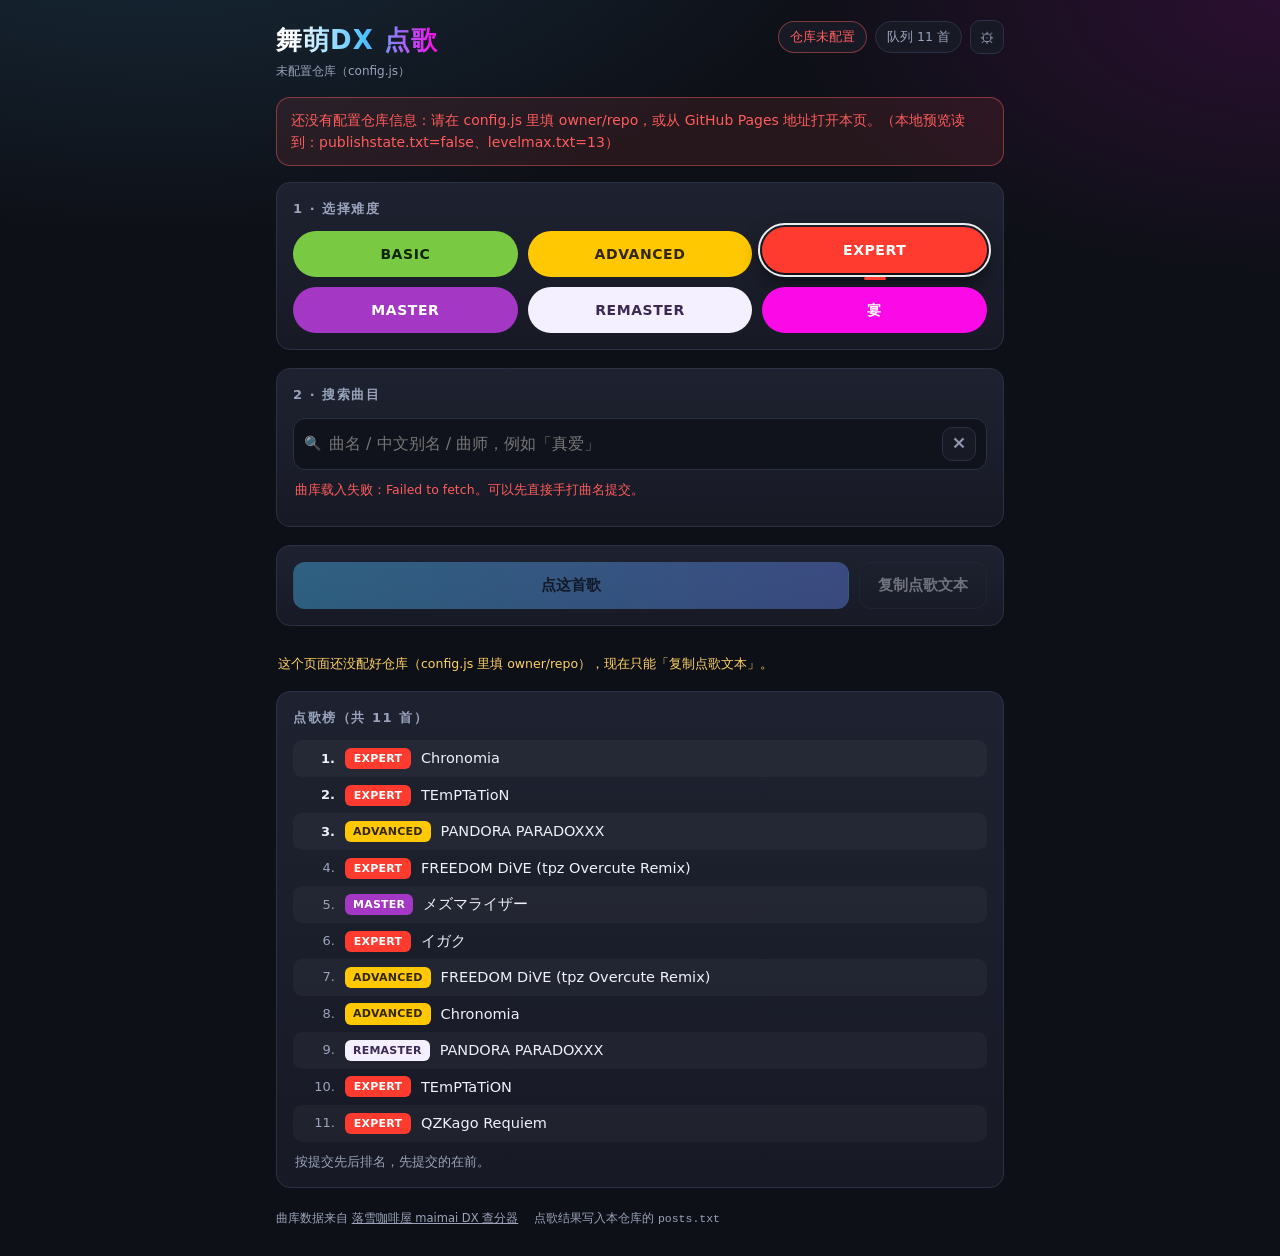
<file: index.html>
<!DOCTYPE html>
<html lang="zh-CN">
<head>
<meta charset="utf-8">
<meta name="viewport" content="width=device-width, initial-scale=1, viewport-fit=cover">
<meta name="color-scheme" content="dark">
<meta name="description" content="舞萌DX 点歌页：选难度、搜曲目（含中文别名）、一键把点歌写进仓库。">
<title>舞萌DX - 点歌</title>
<link rel="icon" href="data:image/svg+xml,%3Csvg xmlns='http://www.w3.org/2000/svg' viewBox='0 0 32 32'%3E%3Ctext y='26' font-size='26'%3E%F0%9F%8E%B5%3C/text%3E%3C/svg%3E">
<link rel="stylesheet" href="style.css">
</head>
<body>
<div class="app">

  <header class="app-header">
    <div class="brand">
      <h1>舞萌DX 点歌</h1>
      <p class="brand-sub" id="repo-label">…</p>
    </div>
    <div class="header-side">
      <span class="chip" id="chip-state">状态检查中…</span>
      <span class="chip" id="chip-queue">队列 —</span>
      <button type="button" class="icon-btn" id="btn-settings" title="设置" aria-label="设置">⚙</button>
    </div>
  </header>

  <div class="banner" id="banner" hidden></div>

  <main class="panel">

    <section class="block">
      <h2 class="block-title">1 · 选择难度</h2>
      <div class="diffs" id="diffs" role="radiogroup" aria-label="难度"></div>
      <div class="notice" id="notice" role="alert" hidden></div>
    </section>

    <section class="block">
      <h2 class="block-title">2 · 搜索曲目</h2>
      <div class="search">
        <span class="search-icon" aria-hidden="true">🔍</span>
        <input id="search" type="search" autocomplete="off" autocapitalize="off"
               spellcheck="false" enterkeyhint="search"
               placeholder="曲名 / 中文别名 / 曲师，例如「真爱」"
               aria-label="搜索曲目" aria-controls="results" aria-expanded="false">
        <button type="button" class="icon-btn" id="btn-clear" aria-label="清空搜索" hidden>✕</button>
      </div>
      <p class="hint" id="lib-status">正在载入曲库…</p>
      <div class="recent" id="recent" hidden></div>
      <ul class="results" id="results" role="listbox" aria-label="搜索结果" hidden></ul>
    </section>

    <section class="block" id="card-block" hidden>
      <h2 class="block-title">3 · 确认曲目</h2>
      <article class="song-card" id="card"></article>
    </section>

    <section class="block actions">
      <button type="button" class="btn primary" id="btn-submit" disabled>点这首歌</button>
      <button type="button" class="btn ghost" id="btn-manual" hidden></button>
      <button type="button" class="btn ghost" id="btn-copy" disabled>复制点歌文本</button>
    </section>

    <p class="hint warn" id="submit-hint" hidden></p>

    <section class="block" id="board-block">
      <h2 class="block-title" id="board-title">点歌榜</h2>
      <ol class="board" id="board"></ol>
      <p class="hint" id="board-hint"></p>
    </section>
  </main>

  <footer class="app-footer">
    <span>曲库数据来自 <a href="https://maimai.lxns.net" target="_blank" rel="noopener noreferrer">落雪咖啡屋 maimai DX 查分器</a></span>
    <span>点歌结果写入本仓库的 <code id="footer-path">posts.txt</code></span>
  </footer>
</div>

<dialog id="dlg-settings" class="dlg" aria-labelledby="dlg-title">
  <div class="dlg-body">
    <h3 id="dlg-title">设置</h3>
    <dl class="kv" id="dlg-info"></dl>
    <label class="field" id="field-pass" hidden>
      <span>解锁口令</span>
      <input type="password" id="input-pass" autocomplete="off" spellcheck="false" placeholder="加密时设置的口令">
      <small>只用在本机把 config.js 里的密文解成提交凭据，不会发往任何地方；只保存在当前标签页，关掉就没了。</small>
    </label>
    <p class="hint" id="dlg-hint"></p>
    <div class="dlg-actions">
      <button type="button" class="btn ghost" id="btn-verify-cred">验证凭据</button>
      <button type="button" class="btn ghost" id="btn-close-dlg">关闭</button>
      <button type="button" class="btn primary" id="btn-save-pass">解锁</button>
    </div>
  </div>
</dialog>

<div class="toast" id="toast" role="status" aria-live="polite" hidden></div>

<script src="crypto.js"></script>
<script src="config.js"></script>
<script src="app.js"></script>
</body>
</html>
</file>
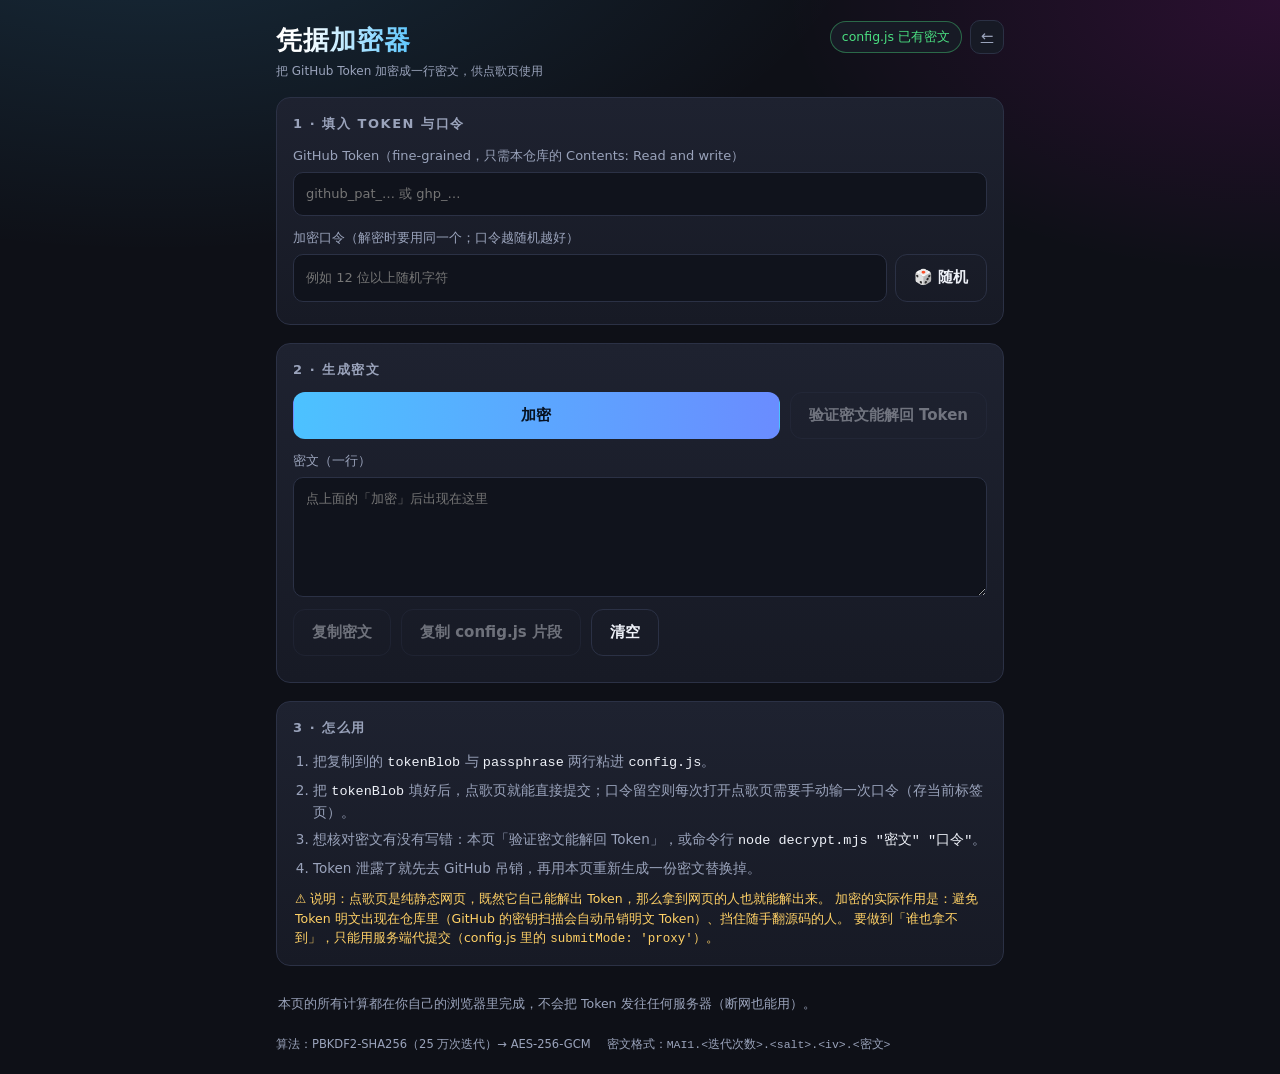
<file: encrypt.html>
<!DOCTYPE html>
<html lang="zh-CN">
<head>
<meta charset="utf-8">
<meta name="viewport" content="width=device-width, initial-scale=1">
<meta name="color-scheme" content="dark">
<title>舞萌DX 点歌 · 凭据加密器</title>
<link rel="icon" href="data:image/svg+xml,%3Csvg xmlns='http://www.w3.org/2000/svg' viewBox='0 0 32 32'%3E%3Ctext y='26' font-size='26'%3E%F0%9F%94%90%3C/text%3E%3C/svg%3E">
<link rel="stylesheet" href="style.css">
<style>
  .tool-input {
    width: 100%;
    padding: 12px;
    border: 1px solid var(--line);
    border-radius: 10px;
    background: #10131c;
    color: var(--text);
    font: inherit;
    font-size: 15px;
    outline: none;
  }
  .tool-input:focus { border-color: var(--accent); }
  textarea.tool-input { min-height: 120px; resize: vertical; word-break: break-all; font-family: ui-monospace, Consolas, monospace; font-size: 12.5px; line-height: 1.6; }
  .field > span { font-size: 13px; color: var(--text-dim); }
  .row-2 { display: flex; gap: 8px; align-items: stretch; }
  .row-2 .tool-input { flex: 1; }
  .strength { font-size: 12px; }
  .strength.weak { color: var(--danger); }
  .strength.ok { color: #ffd166; }
  .strength.good { color: var(--ok); }
  ol.steps { margin: 0; padding-left: 20px; font-size: 13.5px; color: var(--text-dim); }
  ol.steps li { margin-bottom: 6px; }
  ol.steps code { color: var(--text); }
</style>
</head>
<body>
<div class="app">

  <header class="app-header">
    <div class="brand">
      <h1>凭据加密器</h1>
      <p class="brand-sub">把 GitHub Token 加密成一行密文，供点歌页使用</p>
    </div>
    <div class="header-side">
      <span class="chip" id="chip-config">检查 config.js…</span>
      <a class="icon-btn" href="index.html" title="回到点歌页" aria-label="回到点歌页">←</a>
    </div>
  </header>

  <div class="banner" id="crypto-warn" hidden></div>

  <main class="panel">

    <section class="block">
      <h2 class="block-title">1 · 填入 Token 与口令</h2>
      <div class="field">
        <span>GitHub Token（fine-grained，只需本仓库的 Contents: Read and write）</span>
        <input type="password" id="input-token" class="tool-input" autocomplete="off" spellcheck="false" placeholder="github_pat_… 或 ghp_…">
      </div>
      <div class="field" style="margin-top:12px">
        <span>加密口令（解密时要用同一个；口令越随机越好）</span>
        <div class="row-2">
          <input type="text" id="input-pass" class="tool-input" autocomplete="off" spellcheck="false" placeholder="例如 12 位以上随机字符">
          <button type="button" class="btn ghost" id="btn-gen">🎲 随机</button>
        </div>
        <span class="strength" id="strength"></span>
      </div>
    </section>

    <section class="block">
      <h2 class="block-title">2 · 生成密文</h2>
      <div class="actions">
        <button type="button" class="btn primary" id="btn-encrypt">加密</button>
        <button type="button" class="btn ghost" id="btn-verify" disabled>验证密文能解回 Token</button>
      </div>
      <div class="field" style="margin-top:12px">
        <span>密文（一行）</span>
        <textarea id="output" class="tool-input" readonly placeholder="点上面的「加密」后出现在这里"></textarea>
      </div>
      <div class="actions" style="margin-top:12px">
        <button type="button" class="btn ghost" id="btn-copy-blob" disabled>复制密文</button>
        <button type="button" class="btn ghost" id="btn-copy-config" disabled>复制 config.js 片段</button>
        <button type="button" class="btn ghost" id="btn-clear">清空</button>
      </div>
      <p class="hint" id="tool-status"></p>
    </section>

    <section class="block">
      <h2 class="block-title">3 · 怎么用</h2>
      <ol class="steps">
        <li>把复制到的 <code>tokenBlob</code> 与 <code>passphrase</code> 两行粘进 <code>config.js</code>。</li>
        <li>把 <code>tokenBlob</code> 填好后，点歌页就能直接提交；口令留空则每次打开点歌页需要手动输一次口令（存当前标签页）。</li>
        <li>想核对密文有没有写错：本页「验证密文能解回 Token」，或命令行 <code>node decrypt.mjs "密文" "口令"</code>。</li>
        <li>Token 泄露了就先去 GitHub 吊销，再用本页重新生成一份密文替换掉。</li>
      </ol>
      <p class="hint warn">
        ⚠ 说明：点歌页是纯静态网页，既然它自己能解出 Token，那么拿到网页的人也就能解出来。
        加密的实际作用是：避免 Token 明文出现在仓库里（GitHub 的密钥扫描会自动吊销明文 Token）、挡住随手翻源码的人。
        要做到「谁也拿不到」，只能用服务端代提交（config.js 里的 <code>submitMode: 'proxy'</code>）。
      </p>
    </section>

    <p class="hint">本页的所有计算都在你自己的浏览器里完成，不会把 Token 发往任何服务器（断网也能用）。</p>
  </main>

  <footer class="app-footer">
    <span>算法：PBKDF2-SHA256（25 万次迭代）→ AES-256-GCM</span>
    <span>密文格式：<code>MAI1.&lt;迭代次数&gt;.&lt;salt&gt;.&lt;iv&gt;.&lt;密文&gt;</code></span>
  </footer>
</div>

<div class="toast" id="toast" role="status" aria-live="polite" hidden></div>

<script src="crypto.js"></script>
<script src="config.js"></script>
<script>
(function () {
  'use strict';

  var $ = function (id) { return document.getElementById(id); };
  var CFG = window.MAI_CONFIG || {};
  var blob = '';

  var toastTimer = null;
  function toast(message, kind) {
    var node = $('toast');
    node.textContent = message;
    node.className = 'toast' + (kind ? ' ' + kind : '');
    node.hidden = false;
    clearTimeout(toastTimer);
    toastTimer = setTimeout(function () { node.hidden = true; }, 4000);
  }

  function setStatus(text, kind) {
    $('tool-status').textContent = text || '';
    $('tool-status').className = 'hint' + (kind ? ' ' + kind : '');
  }

  function copy(text, what) {
    var done = function () { toast('已复制' + what, 'ok'); };
    if (navigator.clipboard && navigator.clipboard.writeText) {
      navigator.clipboard.writeText(text).then(done, function () { window.prompt('手动复制：', text); });
    } else {
      window.prompt('手动复制：', text);
    }
  }

  function configSnippet() {
    var pass = $('input-pass').value;
    return "  tokenBlob: '" + blob + "',\n  passphrase: '" + pass.replace(/'/g, "\\'") + "',";
  }

  function randomPassphrase() {
    var alphabet = 'abcdefghijkmnopqrstuvwxyzABCDEFGHJKLMNPQRSTUVWXYZ23456789';
    var bytes = crypto.getRandomValues(new Uint8Array(20));
    var out = '';
    for (var i = 0; i < bytes.length; i++) out += alphabet[bytes[i] % alphabet.length];
    return out.slice(0, 16).replace(/(.{4})(?=.)/g, '$1-');
  }

  function refreshStrength() {
    var hint = window.MaiCrypto.passphraseHint($('input-pass').value);
    var node = $('strength');
    node.textContent = $('input-pass').value ? hint.text : '';
    node.className = 'strength ' + hint.level;
  }

  function updateButtons() {
    var ready = !!blob;
    $('btn-verify').disabled = !ready;
    $('btn-copy-blob').disabled = !ready;
    $('btn-copy-config').disabled = !ready;
  }

  function init() {
    if (typeof crypto === 'undefined' || !crypto.subtle) {
      $('crypto-warn').textContent = '当前浏览器/协议不支持 WebCrypto，无法加密。请用 https 或 http://localhost 打开本页（Chrome、Edge、Firefox 的新版本都可以）。';
      $('crypto-warn').className = 'banner bad';
      $('crypto-warn').hidden = false;
      $('btn-encrypt').disabled = true;
    }

    var configured = !!CFG.tokenBlob;
    $('chip-config').textContent = configured ? 'config.js 已有密文' : 'config.js 暂无密文';
    $('chip-config').className = 'chip' + (configured ? ' ok' : ' paused');

    $('btn-gen').addEventListener('click', function () {
      $('input-pass').value = randomPassphrase();
      refreshStrength();
    });
    $('input-pass').addEventListener('input', refreshStrength);

    $('btn-encrypt').addEventListener('click', function () {
      var token = $('input-token').value.trim();
      var pass = $('input-pass').value;
      if (!token) { toast('先填 Token', 'bad'); $('input-token').focus(); return; }
      if (!pass) { toast('先填一个口令', 'bad'); $('input-pass').focus(); return; }
      setStatus('正在加密…');
      window.MaiCrypto.encrypt(token, pass).then(function (result) {
        blob = result;
        $('output').value = result;
        updateButtons();
        setStatus('加密完成，长度 ' + result.length + ' 字符。复制下面两行到 config.js。', '');
        toast('加密成功', 'ok');
      }).catch(function (err) {
        setStatus('加密失败：' + err.message, 'bad');
      });
    });

    $('btn-verify').addEventListener('click', function () {
      var pass = $('input-pass').value;
      if (!blob) return;
      setStatus('正在验证…');
      window.MaiCrypto.decrypt(blob, pass).then(function (plain) {
        var same = plain === $('input-token').value.trim();
        setStatus(same ? '✅ 验证通过：密文能用当前口令解回同一个 Token。' : '⚠ 能解开，但解出的内容和输入框里的 Token 不一致（可能你改过输入框）。',
          same ? '' : 'warn');
      }).catch(function (err) {
        setStatus('❌ ' + err.message, 'bad');
      });
    });

    $('btn-copy-blob').addEventListener('click', function () { copy(blob, '密文'); });
    $('btn-copy-config').addEventListener('click', function () { copy(configSnippet(), 'config.js 片段'); });
    $('btn-clear').addEventListener('click', function () {
      blob = '';
      $('input-token').value = '';
      $('output').value = '';
      updateButtons();
      setStatus('');
    });

    // 生成后改了口令，就要求重新加密，避免复制到对不上的口令
    $('input-pass').addEventListener('input', function () {
      if (blob) { blob = ''; $('output').value = ''; updateButtons(); setStatus('口令改了，请重新点「加密」。', 'warn'); }
    });
    $('input-token').addEventListener('input', function () {
      if (blob) { blob = ''; $('output').value = ''; updateButtons(); setStatus('Token 改了，请重新点「加密」。', 'warn'); }
    });

    refreshStrength();
    updateButtons();
  }

  if (document.readyState === 'loading') document.addEventListener('DOMContentLoaded', init);
  else init();
})();
</script>
</body>
</html>
</file>
<file: style.css>
/* 舞萌DX 点歌页 - 样式
 * 配色沿用舞萌的难度色：BASIC 绿 / ADVANCED 黄 / EXPERT 红 / MASTER 紫 / REMASTER 白 / 宴 粉
 */

:root {
  --bg: #0e1017;
  --bg-soft: #171a25;
  --bg-card: #1e2230;
  --line: #2b3145;
  --text: #eef1f8;
  --text-dim: #9aa3bb;
  --accent: #4cc2ff;
  --danger: #ff5c5c;
  --ok: #4ade80;

  --basic: #7ac943;
  --advanced: #ffc800;
  --expert: #ff3b30;
  --master: #a437c4;
  --remaster: #f4f0ff;
  --utage: #fb09e7;

  --radius: 14px;
  --shadow: 0 10px 24px rgba(0, 0, 0, .45);
  --safe-b: env(safe-area-inset-bottom, 0px);
}

* { box-sizing: border-box; }

html, body { margin: 0; padding: 0; }

body {
  min-height: 100vh;
  background:
    radial-gradient(1200px 600px at 12% -10%, rgba(76, 194, 255, .16), transparent 60%),
    radial-gradient(900px 500px at 100% 0%, rgba(251, 9, 231, .12), transparent 55%),
    var(--bg);
  color: var(--text);
  font: 16px/1.55 "PingFang SC", "Microsoft YaHei", "Hiragino Sans GB", system-ui, -apple-system, "Segoe UI", sans-serif;
  -webkit-text-size-adjust: 100%;
}

.app {
  max-width: 760px;
  margin: 0 auto;
  padding: 20px 16px calc(28px + var(--safe-b));
}

/* ---------- 顶部 ---------- */

.app-header {
  display: flex;
  align-items: flex-start;
  justify-content: space-between;
  gap: 12px;
  flex-wrap: wrap;
  margin-bottom: 16px;
}

.brand h1 {
  margin: 0;
  font-size: 26px;
  letter-spacing: .04em;
  background: linear-gradient(92deg, #fff 10%, var(--accent) 55%, var(--utage) 100%);
  -webkit-background-clip: text;
  background-clip: text;
  color: transparent;
}

.brand-sub {
  margin: 2px 0 0;
  font-size: 12px;
  color: var(--text-dim);
  word-break: break-all;
}

.header-side {
  display: flex;
  align-items: center;
  gap: 8px;
  flex-wrap: wrap;
}

.chip {
  display: inline-flex;
  align-items: center;
  gap: 6px;
  padding: 5px 11px;
  border: 1px solid var(--line);
  border-radius: 999px;
  background: var(--bg-soft);
  font-size: 12.5px;
  color: var(--text-dim);
  white-space: nowrap;
}

.chip.ok { color: var(--ok); border-color: rgba(74, 222, 128, .4); }
.chip.paused { color: #ffd166; border-color: rgba(255, 209, 102, .45); }
.chip.bad { color: var(--danger); border-color: rgba(255, 92, 92, .45); }

/* ---------- 通用块 ---------- */

.panel { display: flex; flex-direction: column; gap: 18px; }

.block {
  background: linear-gradient(180deg, var(--bg-card), var(--bg-soft));
  border: 1px solid var(--line);
  border-radius: var(--radius);
  padding: 16px;
}

.block-title {
  margin: 0 0 12px;
  font-size: 13px;
  font-weight: 600;
  letter-spacing: .12em;
  color: var(--text-dim);
  text-transform: uppercase;
}

.hint {
  margin: 10px 2px 0;
  font-size: 12.5px;
  color: var(--text-dim);
}

.hint.warn { color: #ffd166; }
.hint.bad { color: var(--danger); }

.banner {
  margin-bottom: 16px;
  padding: 12px 14px;
  border: 1px solid rgba(255, 209, 102, .45);
  border-radius: var(--radius);
  background: rgba(255, 209, 102, .1);
  color: #ffd166;
  font-size: 14px;
}

.banner.bad {
  border-color: rgba(255, 92, 92, .45);
  background: rgba(255, 92, 92, .1);
  color: var(--danger);
}

/* ---------- 难度按钮 ---------- */

.diffs {
  display: grid;
  grid-template-columns: repeat(3, minmax(0, 1fr));
  gap: 10px;
}

.diff {
  position: relative;
  min-height: 46px;
  padding: 10px 6px;
  border: 2px solid transparent;
  border-radius: 999px;
  background: var(--diff-color, #333);
  color: #fff;
  font: inherit;
  font-size: 14px;
  font-weight: 700;
  letter-spacing: .04em;
  cursor: pointer;
  transition: transform .12s ease, box-shadow .12s ease, filter .12s ease;
  -webkit-tap-highlight-color: transparent;
}

.diff[data-diff="BASIC"]    { --diff-color: var(--basic); color: #10240a; }
.diff[data-diff="ADVANCED"] { --diff-color: var(--advanced); color: #33270a; }
.diff[data-diff="EXPERT"]   { --diff-color: var(--expert); }
.diff[data-diff="MASTER"]   { --diff-color: var(--master); }
.diff[data-diff="REMASTER"] { --diff-color: var(--remaster); color: #3a2a55; }
.diff[data-diff="宴"]        { --diff-color: var(--utage); }

.diff:hover { filter: brightness(1.08); }

.diff[aria-checked="true"] {
  transform: translateY(-4px);
  outline: 2px solid rgba(255, 255, 255, .92);
  outline-offset: 2px;
  box-shadow: 0 10px 20px rgba(0, 0, 0, .55);
}

.diff[aria-checked="true"]::after {
  content: "";
  position: absolute;
  left: 50%;
  bottom: -9px;
  width: 22px;
  height: 3px;
  border-radius: 3px;
  transform: translateX(-50%);
  background: var(--diff-color, #fff);
}

.diff:disabled { opacity: .45; cursor: not-allowed; }

/* ---------- 搜索 ---------- */

.search {
  display: flex;
  align-items: center;
  gap: 8px;
  padding: 0 10px;
  border: 1px solid var(--line);
  border-radius: 12px;
  background: #10131c;
}

.search:focus-within { border-color: var(--accent); box-shadow: 0 0 0 3px rgba(76, 194, 255, .16); }

.search-icon { font-size: 14px; opacity: .7; }

.search input {
  flex: 1;
  min-width: 0;
  padding: 13px 0;
  border: 0;
  background: transparent;
  color: var(--text);
  font: inherit;
  font-size: 16px; /* 16px 以上，iOS 聚焦时不会放大页面 */
  outline: none;
}

.search input::-webkit-search-cancel-button { display: none; }

.icon-btn {
  display: inline-flex;
  align-items: center;
  justify-content: center;
  width: 34px;
  height: 34px;
  border: 1px solid var(--line);
  border-radius: 10px;
  background: var(--bg-soft);
  color: var(--text-dim);
  font-size: 15px;
  cursor: pointer;
}

.icon-btn:hover { color: var(--text); border-color: #3b4460; }

/* ---------- 最近点过 ---------- */

.recent { display: flex; flex-wrap: wrap; gap: 6px; margin-top: 10px; }

.recent-chip {
  padding: 5px 10px;
  border: 1px solid var(--line);
  border-radius: 999px;
  background: #10131c;
  color: var(--text-dim);
  font-size: 12px;
  cursor: pointer;
}

.recent-chip:hover { color: var(--text); border-color: #3b4460; }
.recent-chip b { color: var(--text); font-weight: 600; }

/* ---------- 搜索结果 ---------- */

.results {
  list-style: none;
  margin: 10px 0 0;
  padding: 4px;
  max-height: min(52vh, 420px);
  overflow-y: auto;
  border: 1px solid var(--line);
  border-radius: 12px;
  background: #10131c;
  scrollbar-width: thin;
}

.result {
  display: flex;
  align-items: center;
  gap: 10px;
  padding: 9px 10px;
  border-radius: 9px;
  cursor: pointer;
}

.result + .result { border-top: 1px solid rgba(43, 49, 69, .6); }

.result:hover,
.result[aria-selected="true"] { background: #1b2030; }

.result-main { flex: 1; min-width: 0; }

.result-title {
  font-size: 14.5px;
  font-weight: 600;
  overflow: hidden;
  text-overflow: ellipsis;
  white-space: nowrap;
}

.result-title mark { background: rgba(76, 194, 255, .28); color: #fff; border-radius: 3px; padding: 0 2px; }

.result-sub {
  font-size: 12px;
  color: var(--text-dim);
  overflow: hidden;
  text-overflow: ellipsis;
  white-space: nowrap;
}

.result-badge {
  flex: 0 0 auto;
  padding: 4px 9px;
  border: 1px solid var(--line);
  border-radius: 8px;
  background: var(--bg-soft);
  font-size: 12px;
  font-weight: 700;
  color: var(--text);
  white-space: nowrap;
}

.result-badge.none { color: var(--text-dim); font-weight: 400; }

.result-badge.deleted {
  color: #ffc9c9;
  border-color: rgba(255, 92, 92, .55);
  background: rgba(255, 92, 92, .14);
}

/* ---------- 规则提示（Re:Master / 删除曲） ---------- */

.notice {
  margin-top: 14px;
  padding: 12px 14px;
  border: 1px solid var(--line);
  border-left-width: 4px;
  border-radius: 10px;
  background: var(--bg-soft);
  font-size: 14.5px;
  font-weight: 600;
  line-height: 1.5;
}

.notice.remaster {
  border-color: rgba(251, 9, 231, .5);
  border-left-color: var(--utage);
  background: rgba(251, 9, 231, .1);
  color: #ffb3f5;
}

.notice.deleted {
  border-color: rgba(255, 92, 92, .5);
  border-left-color: var(--danger);
  background: rgba(255, 92, 92, .1);
  color: #ffc9c9;
}

.notice.easy {
  border-color: rgba(122, 201, 67, .5);
  border-left-color: var(--basic);
  background: rgba(122, 201, 67, .12);
  color: #d6f5bd;
}

.notice.tooHard {
  border-color: rgba(255, 159, 67, .55);
  border-left-color: #ff9f43;
  background: rgba(255, 159, 67, .12);
  color: #ffd9ab;
}

.results-more { padding: 8px 10px; font-size: 12px; color: var(--text-dim); }

/* ---------- 曲目卡片 ---------- */

.song-card { display: flex; flex-direction: column; gap: 12px; }

.card-title { margin: 0; font-size: 20px; line-height: 1.3; word-break: break-word; }
.card-artist { margin: 4px 0 0; font-size: 13px; color: var(--text-dim); word-break: break-word; }

.card-meta {
  display: grid;
  grid-template-columns: repeat(auto-fit, minmax(140px, 1fr));
  gap: 8px 14px;
  margin: 0;
}

.card-meta .row { display: flex; flex-direction: column; gap: 2px; }
.card-meta .k { font-size: 11px; letter-spacing: .1em; color: var(--text-dim); text-transform: uppercase; }
.card-meta .v { font-size: 14px; word-break: break-word; }

.levels { display: flex; flex-wrap: wrap; gap: 6px; margin: 0; padding: 0; list-style: none; }

.level {
  display: inline-flex;
  align-items: baseline;
  gap: 5px;
  padding: 4px 9px;
  border-radius: 8px;
  background: #10131c;
  border: 1px solid var(--line);
  font-size: 13px;
}

.level .tag { font-size: 10.5px; letter-spacing: .08em; color: var(--text-dim); }
.level .num { font-weight: 700; }
.level .val { font-size: 11.5px; color: var(--text-dim); }

.card-note { margin: 0; font-size: 12.5px; color: var(--text-dim); word-break: break-word; }

.card-dup {
  margin: 0;
  padding: 9px 11px;
  border-radius: 10px;
  border: 1px solid rgba(255, 209, 102, .45);
  background: rgba(255, 209, 102, .1);
  color: #ffd166;
  font-size: 13px;
}

/* ---------- 按钮 ---------- */

.actions { display: flex; flex-wrap: wrap; gap: 10px; }

.btn {
  min-height: 46px;
  padding: 11px 18px;
  border: 1px solid var(--line);
  border-radius: 12px;
  background: var(--bg-soft);
  color: var(--text);
  font: inherit;
  font-size: 15px;
  font-weight: 600;
  cursor: pointer;
  transition: transform .1s ease, filter .12s ease;
  -webkit-tap-highlight-color: transparent;
}

.btn:hover:not(:disabled) { filter: brightness(1.12); }
.btn:active:not(:disabled) { transform: translateY(1px); }
.btn:disabled { opacity: .4; cursor: not-allowed; }

.btn.primary {
  flex: 1 1 200px;
  border-color: transparent;
  background: linear-gradient(92deg, var(--accent), #6a8cff);
  color: #071120;
}

.btn.ghost { background: transparent; }
.btn.danger { color: var(--danger); border-color: rgba(255, 92, 92, .4); }

/* ---------- 对话框 ---------- */

.dlg {
  width: min(520px, calc(100vw - 32px));
  padding: 0;
  border: 1px solid var(--line);
  border-radius: 16px;
  background: var(--bg-card);
  color: var(--text);
  box-shadow: var(--shadow);
}

.dlg::backdrop { background: rgba(6, 8, 14, .68); backdrop-filter: blur(2px); }

.dlg-body { display: flex; flex-direction: column; gap: 12px; padding: 18px; }
.dlg-body h3 { margin: 0; font-size: 17px; }

.kv { margin: 0; display: grid; grid-template-columns: auto 1fr; gap: 4px 14px; font-size: 13px; }
.kv dt { color: var(--text-dim); }
.kv dd { margin: 0; word-break: break-all; }

.field { display: flex; flex-direction: column; gap: 6px; font-size: 13px; }
.field input {
  padding: 11px 12px;
  border: 1px solid var(--line);
  border-radius: 10px;
  background: #10131c;
  color: var(--text);
  font: inherit;
  outline: none;
}
.field input:focus { border-color: var(--accent); }
.field small { color: var(--text-dim); font-size: 11.5px; line-height: 1.5; }

.dlg-actions { display: flex; flex-wrap: wrap; gap: 8px; justify-content: flex-end; }
.dlg-actions .btn { min-height: 40px; padding: 9px 14px; font-size: 14px; }

/* ---------- 提示条 ---------- */

.toast {
  position: fixed;
  left: 50%;
  bottom: calc(22px + var(--safe-b));
  transform: translateX(-50%);
  max-width: min(560px, calc(100vw - 32px));
  padding: 12px 16px;
  border: 1px solid var(--line);
  border-radius: 12px;
  background: rgba(30, 34, 48, .97);
  box-shadow: var(--shadow);
  font-size: 14px;
  text-align: center;
  z-index: 20;
}

.toast.ok { border-color: rgba(74, 222, 128, .5); }
.toast.bad { border-color: rgba(255, 92, 92, .5); color: #ffc9c9; }

/* ---------- 点歌榜 ---------- */

.board {
  list-style: none;
  margin: 0;
  padding: 0;
  max-height: 60vh;
  overflow-y: auto;
  scrollbar-width: thin;
}

.board li {
  display: flex;
  align-items: center;
  gap: 10px;
  padding: 7px 10px;
  border-radius: 9px;
}

.board li:nth-child(odd) { background: rgba(255, 255, 255, .035); }

.board .rank {
  flex: 0 0 auto;
  min-width: 32px;
  text-align: right;
  color: var(--text-dim);
  font-size: 13px;
  font-variant-numeric: tabular-nums;
}

.board li:nth-child(-n+3) .rank { color: var(--text); font-weight: 700; }

.board .board-diff {
  flex: 0 0 auto;
  min-width: 66px;
  padding: 2px 8px;
  border-radius: 6px;
  text-align: center;
  font-size: 11px;
  font-weight: 700;
  letter-spacing: .02em;
  background: #3a4055;
  color: #fff;
}

.board-diff.basic { background: var(--basic); color: #10240a; }
.board-diff.advanced { background: var(--advanced); color: #33270a; }
.board-diff.expert { background: var(--expert); }
.board-diff.master { background: var(--master); }
.board-diff.remaster { background: var(--remaster); color: #3a2a55; }
.board-diff.utage { background: var(--utage); }
.board-diff.none { background: transparent; border: 1px solid var(--line); color: var(--text-dim); font-weight: 400; }

.board .board-title {
  flex: 1;
  min-width: 0;
  font-size: 14.5px;
  overflow: hidden;
  text-overflow: ellipsis;
  white-space: nowrap;
}

/* ---------- 页脚 ---------- */

.app-footer {
  display: flex;
  flex-wrap: wrap;
  gap: 4px 16px;
  margin-top: 22px;
  font-size: 11.5px;
  color: var(--text-dim);
}

.app-footer a { color: var(--text-dim); }
.app-footer code { color: var(--text-dim); }

/* ---------- 移动端 ---------- */

@media (max-width: 520px) {
  .app { padding: 14px 12px calc(22px + var(--safe-b)); }
  .brand h1 { font-size: 22px; }
  .diffs { grid-template-columns: repeat(2, minmax(0, 1fr)); }
  .diff { font-size: 13.5px; }
  .block { padding: 13px; }
  .btn.primary { flex-basis: 100%; }
  .results { max-height: 46vh; }
}

@media (prefers-reduced-motion: reduce) {
  * { transition: none !important; }
}
</file>
